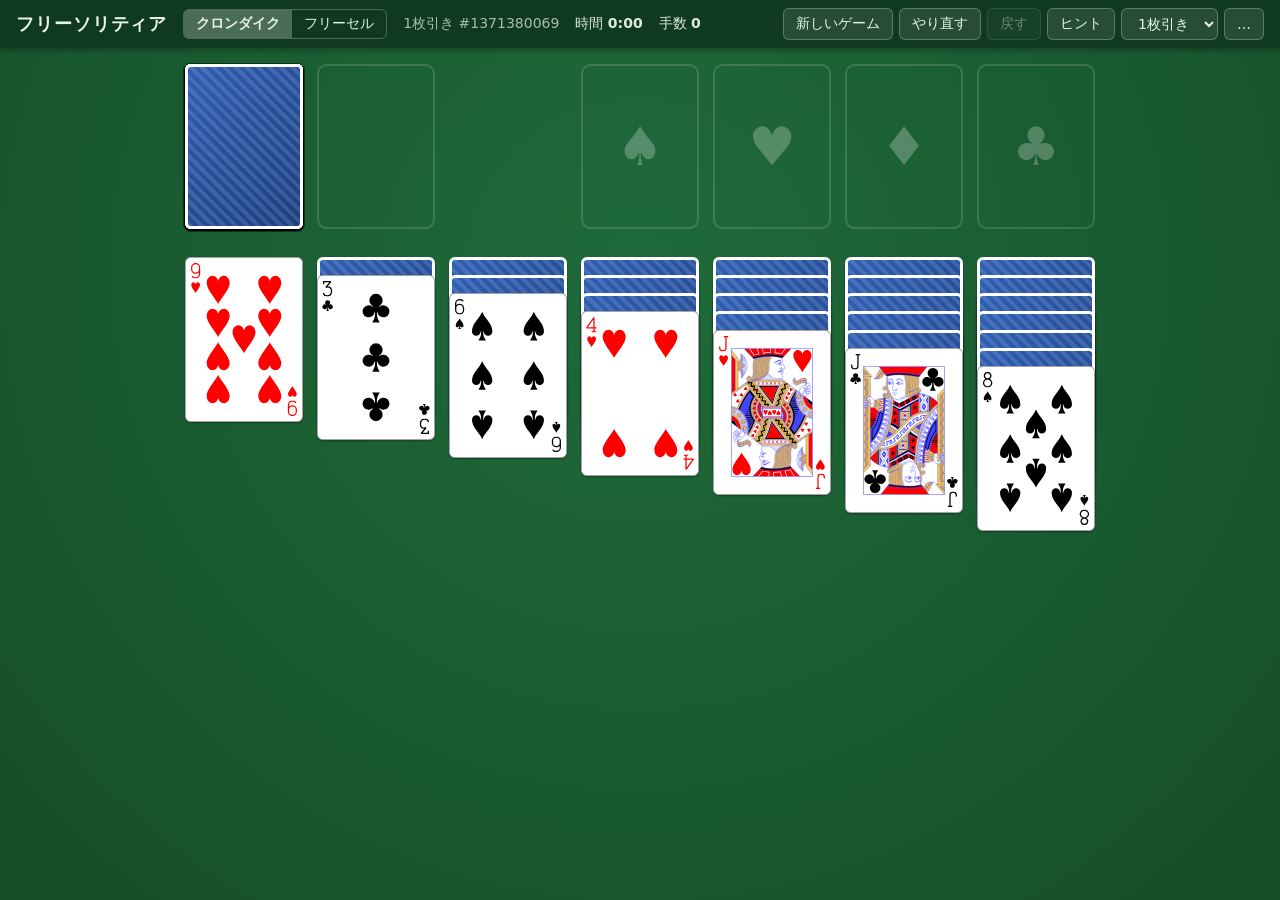
<file: index.html>
<!DOCTYPE html>
<html lang="ja">
<head>
<meta charset="utf-8">
<meta name="viewport" content="width=device-width, initial-scale=1">
<title>フリーソリティア</title>
<meta name="description" content="無料で遊べるソリティア（クロンダイク）。毎回その場で新しい配置を生成し、すべてクリア可能な配置だけを配ります。">
<link rel="stylesheet" href="style.css?v=5">
</head>
<body>
<header class="bar">
  <h1 class="logo">フリーソリティア</h1>
  <nav class="games"><a href="index.html" class="on">クロンダイク</a><a href="freecell.html">フリーセル</a></nav>
  <div class="info">
    <span id="dealNo" title="ゲーム番号">#-</span>
    <span>時間 <b id="time">0:00</b></span>
    <span>手数 <b id="moves">0</b></span>
  </div>
  <nav class="actions">
    <button id="btnNew" title="新しいゲーム (N)">新しいゲーム</button>
    <button id="btnRestart" title="同じ配置で最初から">やり直す</button>
    <button id="btnUndo" title="元に戻す (Ctrl+Z)">戻す</button>
    <button id="btnHint" title="ヒント (H)">ヒント</button>
    <select id="drawMode" title="めくる枚数">
      <option value="1">1枚引き</option>
      <option value="3">3枚引き</option>
    </select>
    <button id="btnMenu" title="その他">…</button>
  </nav>
</header>

<main id="board" aria-label="ゲーム盤"></main>
<div id="toast" role="status"></div>

<dialog id="menu">
  <h2>メニュー</h2>
  <div class="menu-row">
    <label for="cardStyle">カードのデザイン</label>
    <select id="cardStyle">
      <option value="classic">クラシック（絵札あり）</option>
      <option value="simple">シンプル（大きな文字で見やすい）</option>
    </select>
  </div>
  <div class="menu-row">
    <label for="idleGlow">しばらく操作しないとき、動かせるカードを光らせる</label>
    <select id="idleGlow">
      <option value="10">10秒後</option>
      <option value="15">15秒後</option>
      <option value="30">30秒後</option>
      <option value="0">光らせない</option>
    </select>
  </div>
  <div class="menu-row">
    <label for="seedInput">番号を指定して遊ぶ</label>
    <div class="seed-form">
      <input id="seedInput" type="number" min="0" max="4294967295" placeholder="0〜4294967295">
      <button id="btnSeed">配る</button>
    </div>
  </div>
  <h3>成績</h3>
  <table class="stats">
    <thead><tr><th></th><th>1枚引き</th><th>3枚引き</th></tr></thead>
    <tbody id="statsBody"></tbody>
  </table>
  <h3>遊び方</h3>
  <ul class="help">
    <li>クリアすると手数と時間からスコアを計算し、称号（見習い・初級者・中級者・上級者・達人・名人）が出ます。少ない手数・短い時間ほど高得点です。</li>
    <li>すべての配置はその場でランダムに生成され、コンピュータが解けることを確認した配置だけが配られます（約43億通り）。</li>
    <li>カードはドラッグで移動。クリックすると置ける場所へ自動で移動します。</li>
    <li>山札をクリックでめくります。山札が空のときクリックで戻します（回数無制限）。</li>
    <li>場の裏向きのカードがすべて表になると、残りは自動で組札へ移動します（自動の手は手数に数えず、時計も止まります）。</li>
    <li>キー操作：N 新しいゲーム ／ Ctrl+Z・Backspace 戻す ／ H ヒント ／ D・Space 山札をめくる</li>
  </ul>
  <div class="menu-foot">
    <button id="btnResetStats" class="subtle">成績をリセット</button>
    <button id="btnCloseMenu">閉じる</button>
  </div>
</dialog>

<dialog id="winDlg">
  <h2>クリア！</h2>
  <p id="winText"></p>
  <div class="menu-foot">
    <button id="btnWinNew" class="primary">次のゲーム</button>
  </div>
</dialog>
<canvas id="fx"></canvas>

<script src="common.js?v=5"></script>
<script src="solver.js?v=5"></script>
<script src="engine.js?v=5"></script>
<script src="app.js?v=5"></script>
</body>
</html>
</file>
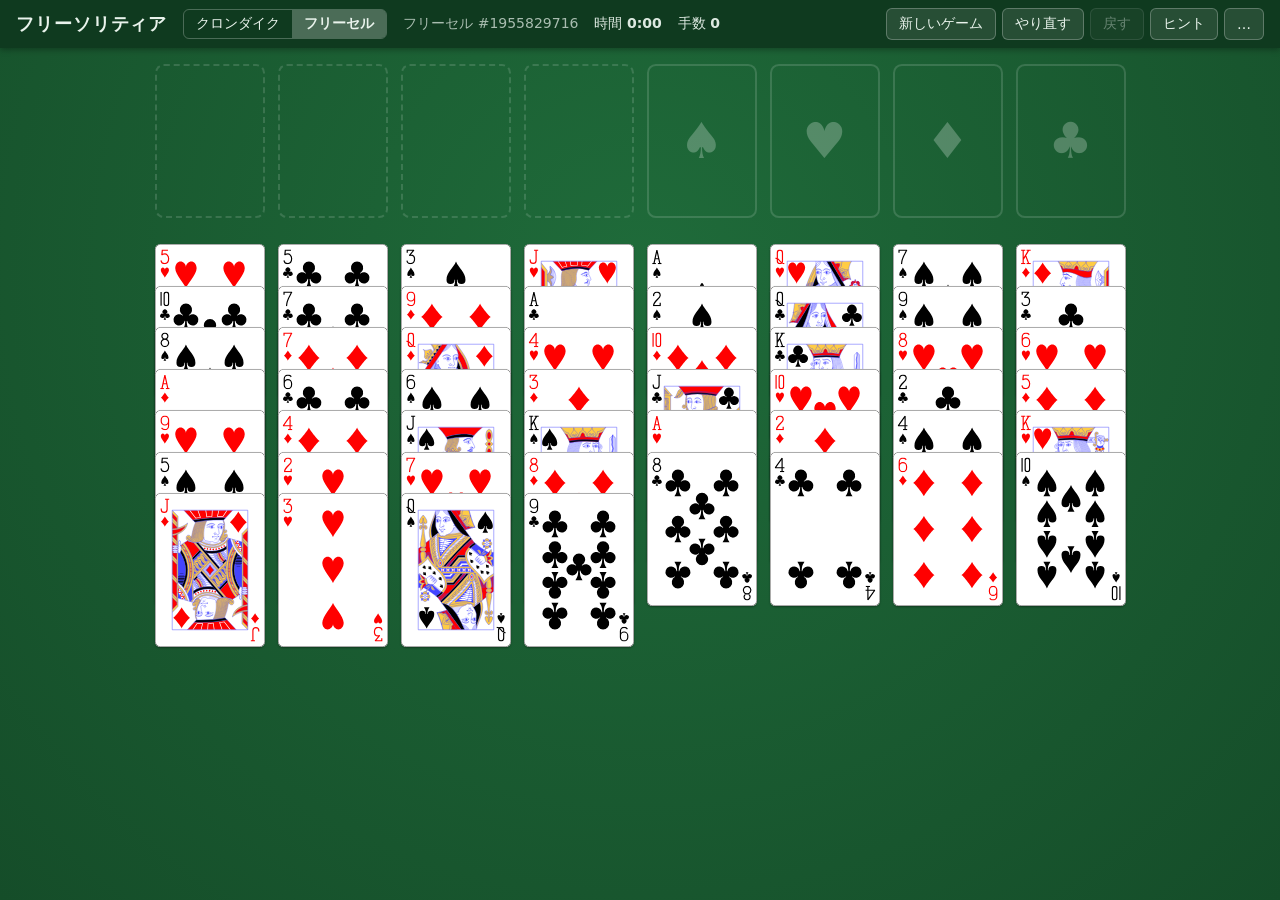
<file: freecell.html>
<!DOCTYPE html>
<html lang="ja">
<head>
<meta charset="utf-8">
<meta name="viewport" content="width=device-width, initial-scale=1">
<title>フリーセル - フリーソリティア</title>
<meta name="description" content="無料で遊べるフリーセル。毎回その場で新しい配置を生成し、すべてクリア可能な配置だけを配ります。">
<link rel="stylesheet" href="style.css?v=5">
</head>
<body>
<header class="bar">
  <h1 class="logo">フリーソリティア</h1>
  <nav class="games"><a href="index.html">クロンダイク</a><a href="freecell.html" class="on">フリーセル</a></nav>
  <div class="info">
    <span id="dealNo" title="ゲーム番号">#-</span>
    <span>時間 <b id="time">0:00</b></span>
    <span>手数 <b id="moves">0</b></span>
  </div>
  <nav class="actions">
    <button id="btnNew" title="新しいゲーム (N)">新しいゲーム</button>
    <button id="btnRestart" title="同じ配置で最初から">やり直す</button>
    <button id="btnUndo" title="元に戻す (Ctrl+Z)">戻す</button>
    <button id="btnHint" title="ヒント (H)">ヒント</button>
    <button id="btnMenu" title="その他">…</button>
  </nav>
</header>

<main id="board" aria-label="ゲーム盤"></main>
<div id="toast" role="status"></div>

<dialog id="menu">
  <h2>メニュー</h2>
  <div class="menu-row">
    <label for="cardStyle">カードのデザイン</label>
    <select id="cardStyle">
      <option value="classic">クラシック（絵札あり）</option>
      <option value="simple">シンプル（大きな文字で見やすい）</option>
    </select>
  </div>
  <div class="menu-row">
    <label for="idleGlow">しばらく操作しないとき、動かせるカードを光らせる</label>
    <select id="idleGlow">
      <option value="10">10秒後</option>
      <option value="15">15秒後</option>
      <option value="30">30秒後</option>
      <option value="0">光らせない</option>
    </select>
  </div>
  <div class="menu-row">
    <label for="seedInput">番号を指定して遊ぶ</label>
    <div class="seed-form">
      <input id="seedInput" type="number" min="0" max="4294967295" placeholder="0〜4294967295">
      <button id="btnSeed">配る</button>
    </div>
  </div>
  <h3>成績</h3>
  <table class="stats">
    <thead><tr><th></th><th>フリーセル</th></tr></thead>
    <tbody id="statsBody"></tbody>
  </table>
  <h3>遊び方</h3>
  <ul class="help">
    <li>クリアすると手数と時間からスコアを計算し、称号（見習い・初級者・中級者・上級者・達人・名人）が出ます。少ない手数・短い時間ほど高得点です。</li>
    <li>配置はその場でランダムに生成され、コンピュータが解けることを確認した配置だけが配られます（約43億通り）。</li>
    <li>左上の4つがフリーセル（カードを1枚ずつ置ける場所）、右上が組札です。</li>
    <li>場の列には「数字が1つ小さく、色が違う」カードを重ねられます。空いた列には何でも置けます。</li>
    <li>並んだカードはまとめて動かせます（動かせる枚数＝(空きセル数+1)×2<sup>空き列数</sup>）。</li>
    <li>ドラッグで移動、クリックで置ける場所へ自動移動。不要になったカードは自動で組札へ移ります。</li>
    <li>キー操作：N 新しいゲーム ／ Ctrl+Z・Backspace 戻す ／ H ヒント</li>
  </ul>
  <div class="menu-foot">
    <button id="btnResetStats" class="subtle">成績をリセット</button>
    <button id="btnCloseMenu">閉じる</button>
  </div>
</dialog>

<dialog id="winDlg">
  <h2>クリア！</h2>
  <p id="winText"></p>
  <div class="menu-foot">
    <button id="btnWinNew" class="primary">次のゲーム</button>
  </div>
</dialog>
<canvas id="fx"></canvas>

<script src="common.js?v=5"></script>
<script src="fc-solver.js?v=5"></script>
<script src="freecell.js?v=5"></script>
</body>
</html>
</file>
<file: style.css>
:root {
  --felt: #1f6b3a;
  --felt-dark: #154d29;
  --bar: #0f3a1f;
  --bar-text: #e9f3ec;
  --card: #fdfdfb;
  --red: #c8102e;
  --black: #1b1b1b;
  --slot: rgba(255,255,255,.14);
  --hl: #ffd34d;
  --cw: 90px;
  --ch: 128px;
}
* { box-sizing: border-box; }
html, body { margin: 0; height: 100%; }
body {
  background: radial-gradient(ellipse at 50% 30%, var(--felt) 0%, var(--felt-dark) 100%) fixed;
  color: var(--bar-text);
  font-family: system-ui, -apple-system, "Segoe UI", "Hiragino Kaku Gothic ProN", "Yu Gothic UI", Meiryo, sans-serif;
  overflow-x: hidden;
  user-select: none; -webkit-user-select: none;
}
.bar {
  display: flex; align-items: center; gap: 16px; flex-wrap: wrap;
  padding: 8px 16px; background: var(--bar); box-shadow: 0 2px 6px rgba(0,0,0,.3);
}
.logo { font-size: 18px; margin: 0; font-weight: 700; letter-spacing: .05em; }
.games { display: flex; border: 1px solid rgba(255,255,255,.25); border-radius: 6px; overflow: hidden; }
.games a { color: var(--bar-text); text-decoration: none; font-size: 14px; padding: 5px 12px; }
.games a:hover { background: rgba(255,255,255,.15); }
.games a.on { background: rgba(255,255,255,.25); font-weight: 700; }
.info { display: flex; gap: 16px; font-size: 14px; opacity: .95; font-variant-numeric: tabular-nums; }
.info b { font-weight: 600; }
#dealNo { opacity: .75; }
.actions { margin-left: auto; display: flex; gap: 6px; flex-wrap: wrap; }
button, select {
  font: inherit; font-size: 14px; color: var(--bar-text); background: rgba(255,255,255,.1);
  border: 1px solid rgba(255,255,255,.25); border-radius: 6px; padding: 6px 12px; cursor: pointer;
}
button:hover, select:hover { background: rgba(255,255,255,.2); }
button:disabled { opacity: .4; cursor: default; }
select option { color: #000; }
button.primary { background: #f0c541; color: #222; border-color: #f0c541; font-weight: 700; }
button.subtle { background: transparent; }

#board { position: relative; margin: 0 auto; touch-action: none; }
.slot {
  position: absolute; width: var(--cw); height: var(--ch); border-radius: calc(var(--cw) * .08);
  border: 2px solid var(--slot); display: flex; align-items: center; justify-content: center;
  color: rgba(255,255,255,.25); font-size: calc(var(--cw) * .45);
}
.slot.stock { cursor: pointer; }
.slot.cell { border-style: dashed; }
.slot.stock::after { content: "↻"; }
.slot.stock.done::after { content: "✕"; font-size: .6em; }

.card {
  position: absolute; left: 0; top: 0; width: var(--cw); height: var(--ch);
  border-radius: calc(var(--cw) * .08); background: var(--card);
  box-shadow: 0 1px 2px rgba(0,0,0,.35);
  transition: transform .18s ease-out;
  will-change: transform; cursor: default;
}
.card.anim-off { transition: none; }
.card.slow { transition: transform .38s ease-in-out; }
.card.movable { cursor: grab; }
.card.dragging { cursor: grabbing; box-shadow: 0 8px 18px rgba(0,0,0,.45); }
.card .f { position: absolute; inset: 0; border-radius: inherit; overflow: hidden; }
.card.red .f { color: var(--red); }
.card.black .f { color: var(--black); }
.card .tl { position: absolute; left: 6%; top: 3%; line-height: .95; font-weight: 700; text-align: center;
  font-size: calc(var(--cw) * .24); font-family: Georgia, "Times New Roman", serif; }
.card .tl small { display: block; font-size: .85em; }
.card .tr { position: absolute; right: 7%; top: 4%; font-size: calc(var(--cw) * .2); }
.card .mid { position: absolute; left: 0; right: 0; bottom: 8%; text-align: center; font-size: calc(var(--cw) * .5); line-height: 1; }
.card .mid.face { font-family: Georgia, serif; font-weight: 700; font-size: calc(var(--cw) * .42); }
.card .mid.face i { font-style: normal; font-size: .8em; }
.card .art { display: none; position: absolute; inset: 0; width: 100%; height: 100%; pointer-events: none; }
.classic .card .art { display: block; }
.classic .card .simple { display: none; }
.classic .card { border-radius: calc(var(--cw) * .05); }
.card.down { background:
    repeating-linear-gradient(45deg, rgba(255,255,255,.12) 0 4px, transparent 4px 8px),
    linear-gradient(135deg, #2f5fb3, #1d3f80);
  border: 3px solid #fff; cursor: default; }
.card.down .f { display: none; }
.card.down.stockcard { cursor: pointer; }
.card.glow, .slot.glow { animation: glow 1.6s ease-in-out infinite; }
@keyframes glow {
  0%, 100% { box-shadow: 0 0 0 2px rgba(130, 220, 255, .55), 0 0 8px 2px rgba(130, 220, 255, .35); }
  50% { box-shadow: 0 0 0 3px rgba(130, 220, 255, .95), 0 0 18px 6px rgba(130, 220, 255, .7); }
}
.card.hint { box-shadow: 0 0 0 3px var(--hl), 0 0 14px 3px var(--hl); }
.slot.hint { border-color: var(--hl); box-shadow: 0 0 14px 3px var(--hl); }
.card.shake { animation: shake .3s; }
@keyframes shake { 25% { margin-left: -5px; } 75% { margin-left: 5px; } }

#toast {
  position: fixed; left: 50%; bottom: 24px; transform: translateX(-50%) translateY(20px);
  background: rgba(0,0,0,.8); color: #fff; padding: 10px 18px; border-radius: 8px; font-size: 14px;
  opacity: 0; pointer-events: none; transition: opacity .2s, transform .2s; max-width: calc(100% - 32px); text-align: center;
}
#toast.show { opacity: 1; transform: translateX(-50%) translateY(0); }

dialog {
  border: none; border-radius: 12px; padding: 20px 24px; max-width: min(520px, calc(100% - 32px));
  background: #fff; color: #222; box-shadow: 0 10px 40px rgba(0,0,0,.4);
}
dialog::backdrop { background: rgba(0,0,0,.45); }
dialog h2 { margin: 0 0 12px; font-size: 20px; }
dialog h3 { margin: 18px 0 8px; font-size: 15px; }
dialog button, dialog input { color: #222; background: #f2f2f2; border: 1px solid #ccc; }
dialog button:hover { background: #e6e6e6; }
dialog button.primary { background: #f0c541; border-color: #e0b530; }
.menu-row { margin-bottom: 12px; }
.menu-row select { color: #222; background: #f2f2f2; border: 1px solid #ccc; }
.menu-row label { font-size: 14px; display: block; margin-bottom: 6px; }
.seed-form { display: flex; gap: 6px; }
.seed-form input { flex: 1; font: inherit; padding: 6px 8px; border-radius: 6px; min-width: 0; }
.stats { border-collapse: collapse; width: 100%; font-size: 14px; font-variant-numeric: tabular-nums; }
.stats th, .stats td { padding: 4px 8px; border-bottom: 1px solid #eee; text-align: right; }
.stats th:first-child, .stats td:first-child { text-align: left; }
.help { font-size: 13px; line-height: 1.6; padding-left: 20px; margin: 0; color: #444; }
.menu-foot { display: flex; justify-content: space-between; gap: 8px; margin-top: 18px; }
#winDlg { text-align: center; }
#winDlg .menu-foot { justify-content: center; }
#winText { font-size: 15px; line-height: 1.7; }
#winText .rank { font-size: 40px; font-weight: 800; letter-spacing: .08em; line-height: 1.2; margin: 4px 0 2px; }
#winText .score { font-size: 20px; margin-bottom: 6px; }
#winText .news { color: #c8102e; font-weight: 700; }
#fx { position: fixed; inset: 0; pointer-events: none; z-index: 5; }

@media (max-width: 700px) {
  .bar { gap: 8px; padding: 6px 10px; }
  .logo { font-size: 15px; }
  .actions { margin-left: 0; }
  button, select { padding: 5px 8px; font-size: 13px; }
}
</file>
